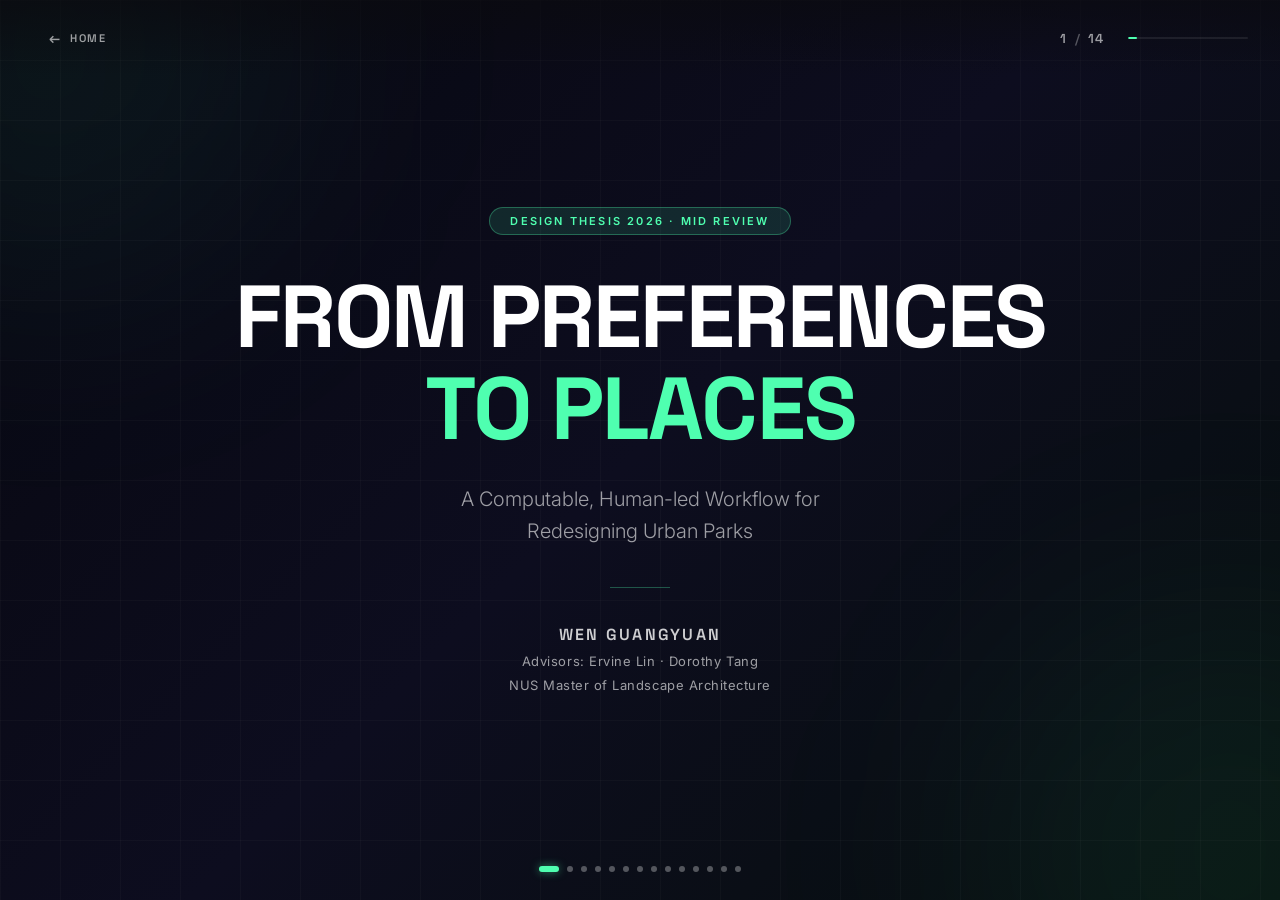
<file: Graduation thesis presentation/slides.html>
<!DOCTYPE html>
<html lang="en">
<head>
  <meta charset="UTF-8" />
  <meta name="viewport" content="width=device-width, initial-scale=1.0" />
  <title>Presentation — From Preferences to Places</title>
  <link rel="preconnect" href="https://fonts.googleapis.com" />
  <link rel="preconnect" href="https://fonts.gstatic.com" crossorigin />
  <link href="https://fonts.googleapis.com/css2?family=Space+Grotesk:wght@300;400;500;600;700&family=Inter:wght@300;400;500;600&display=swap" rel="stylesheet" />
  <link rel="stylesheet" href="css/slides.css" />
</head>
<body>

  <!-- UI Controls -->
  <div class="slide-ui">
    <a href="index.html" class="back-btn" title="Back to Home (ESC)">
      <span class="back-arrow">←</span>
      <span class="back-label">HOME</span>
    </a>
    <div class="slide-counter">
      <span id="current-num">1</span>
      <span class="counter-sep">/</span>
      <span id="total-num">14</span>
    </div>
    <div class="slide-progress-bar">
      <div class="progress-fill" id="progress-fill"></div>
    </div>
  </div>

  <!-- Mouse Navigation Zones -->
  <div class="nav-zone left" id="zone-left" title="Previous Slide">
    <div class="nav-icon" id="icon-left">‹</div>
  </div>
  <div class="nav-zone right" id="zone-right" title="Next Slide">
    <div class="nav-icon" id="icon-right">›</div>
  </div>

  <!-- Slide Deck -->
  <div class="slide-deck" id="slide-deck">

    <!-- Slide 1: Cover -->
    <div class="slide active" data-slide="1">
      <div class="slide-bg slide-bg-cover">
        <div class="bg-grid"></div>
        <div class="bg-glow glow-tl"></div>
        <div class="bg-glow glow-br"></div>
      </div>
      <div class="slide-content center">
        <div class="s-badge">Design Thesis 2026 · Mid Review</div>
        <h1 class="s-hero-title">
          <span>FROM PREFERENCES</span>
          <span class="s-accent">TO PLACES</span>
        </h1>
        <p class="s-hero-sub">A Computable, Human-led Workflow for<br />Redesigning Urban Parks</p>
        <div class="s-divider"></div>
        <div class="s-author-block">
          <div class="s-author-name">WEN GUANGYUAN</div>
          <div class="s-author-meta">Advisors: Ervine Lin · Dorothy Tang</div>
          <div class="s-author-meta">NUS Master of Landscape Architecture</div>
        </div>
      </div>
    </div>

    <!-- Slide 2: Opening Quote -->
    <div class="slide" data-slide="2">
      <div class="slide-bg">
        <div class="bg-grid"></div>
        <div class="bg-glow glow-center"></div>
      </div>
      <div class="slide-content center">
        <div class="s-label">THE QUESTION</div>
        <div class="s-quote-wrap">
          <div class="s-quote-mark">"</div>
          <blockquote class="s-quote">
            We do collaborative Word documents and Excel sheets...<br />
            landscape remains an isolated expert silo.<br /><br />
            <strong>Why can't we do a collaborative master plan?</strong>
          </blockquote>
        </div>
        <p class="s-quote-context">This question drives the entire research agenda —<br />and the platform built to answer it.</p>
      </div>
    </div>

    <!-- Slide 3: Tool Gap -->
    <div class="slide" data-slide="3">
      <div class="slide-bg">
        <div class="bg-grid"></div>
      </div>
      <div class="slide-content">
        <div class="s-label">PROBLEM STATEMENT</div>
        <h2 class="s-title">The Tool Gap in Design:<br /><span class="s-accent">Fragmentation vs. Unity</span></h2>
        <p class="s-lead">Shaping landscape architecture: the tools we use define what's possible.</p>
        <div class="s-two-col">
          <div class="s-card">
            <div class="s-card-icon">⬡</div>
            <h3>Isolated Islands</h3>
            <p>Office work is seamless — Docs, Sheets, Slides. Yet the master plan still lives in a single-user expert silo. The process is opaque, inaccessible, and unaccountable to those it affects most.</p>
          </div>
          <div class="s-card">
            <div class="s-card-icon">◎</div>
            <h3>Accessibility Gap</h3>
            <p>Professional CAD/BIM tools carry enormous technical barriers. There is no lightweight, browser-based way for the public or clients to meaningfully participate in landscape design conversations.</p>
          </div>
        </div>
      </div>
    </div>

    <!-- Slide 4: Remote Collaboration -->
    <div class="slide" data-slide="4">
      <div class="slide-bg">
        <div class="bg-grid"></div>
        <div class="bg-glow glow-tr"></div>
      </div>
      <div class="slide-content">
        <div class="s-label">THE SOLUTION</div>
        <h2 class="s-title">Remote Collaboration Platform:<br /><span class="s-accent">Universal Accessibility</span></h2>
        <p class="s-lead">A web interface designed for remote participants — no installation, just a link.</p>
        <div class="s-feature-list">
          <div class="s-feature-item">
            <div class="s-fi-num">01</div>
            <div class="s-fi-content">
              <h4>Zero-barrier Access</h4>
              <p>Join the design conversation from any device. No software to install. No training required. Just open the link and start placing assets on the site plan.</p>
            </div>
          </div>
          <div class="s-feature-item">
            <div class="s-fi-num">02</div>
            <div class="s-fi-content">
              <h4>Beyond a Whiteboard</h4>
              <p>Unlike Figma or Canva, this engine records standardized assets with geometric data. Every click is a structured coordinate ready for professional workflow integration.</p>
            </div>
          </div>
          <div class="s-feature-item">
            <div class="s-fi-num">03</div>
            <div class="s-fi-content">
              <h4>Professional Integration</h4>
              <p>The output seamlessly integrates into Rhino, BIM, and AutoCAD. Public participation becomes technically actionable — not just symbolic.</p>
            </div>
          </div>
        </div>
      </div>
    </div>

    <!-- Slide 5: Site Lab -->
    <div class="slide" data-slide="5">
      <div class="slide-bg">
        <div class="bg-grid"></div>
        <div class="bg-glow glow-bl"></div>
      </div>
      <div class="slide-content">
        <div class="s-label">SITE LABORATORY</div>
        <h2 class="s-title">Speaker's Corner —<br /><span class="s-accent">Hong Lim Park, Singapore</span></h2>
        <div class="s-site-grid">
          <div class="s-site-card">
            <div class="s-site-tag">Democratic Context</div>
            <p>Singapore's most symbolically democratic public space. If a park can be redesigned through a "Democratic Process," <strong>Hong Lim Park is the ultimate proving ground</strong>.</p>
            <div class="s-site-facts">
              <div class="s-fact">
                <span class="s-fact-icon">◐</span>
                Supports high-pressure needs: rallies, speeches, daily recreation
              </div>
              <div class="s-fact">
                <span class="s-fact-icon">◐</span>
                Key elements: Outdoor Stage, Central Lawn, Shaded Perimeters
              </div>
              <div class="s-fact">
                <span class="s-fact-icon">◐</span>
                Located adjacent to Clarke Quay MRT
              </div>
            </div>
          </div>
          <div class="s-site-card">
            <div class="s-site-tag">Research Hypothesis</div>
            <p>When we transform <strong>100 individual subjective preferences</strong> into geographical coordinate data (X, Y), the aggregated heatmap becomes a <strong>mathematical mandate</strong>.</p>
            <div class="s-site-facts">
              <div class="s-fact">
                <span class="s-fact-icon">◐</span>
                300 design sessions → 300 JSON files
              </div>
              <div class="s-fact">
                <span class="s-fact-icon">◐</span>
                Python aggregator → 1 consensus heatmap
              </div>
              <div class="s-fact">
                <span class="s-fact-icon">◐</span>
                Every dimension traceable to its source data
              </div>
            </div>
          </div>
        </div>
      </div>
    </div>

    <!-- Slide 6: Landscape Pro Interface -->
    <div class="slide" data-slide="6">
      <div class="slide-bg">
        <div class="bg-grid"></div>
        <div class="bg-glow glow-tl"></div>
        <div class="bg-glow glow-br"></div>
      </div>
      <div class="slide-content center">
        <div class="s-label">THE PLATFORM</div>
        <h2 class="s-title" style="text-align:center">
          <span class="s-accent" style="font-size:1.3em">LANDSCAPE PRO</span>
        </h2>
        <p class="s-hero-sub" style="max-width:560px;margin:0 auto 40px">A browser-based collaborative design platform that transforms public spatial preferences into computable landscape data.</p>
        <div class="s-platform-tags">
          <span class="s-ptag">Browser-based</span>
          <span class="s-ptag">Real-time Sync</span>
          <span class="s-ptag">JSON Export</span>
          <span class="s-ptag">BIM-Ready</span>
          <span class="s-ptag">Budget Tracking</span>
          <span class="s-ptag">Multi-template</span>
        </div>
        <div class="s-platform-link">
          <a href="https://landscape-configurator.vercel.app/" target="_blank" class="s-link-btn">
            Open Landscape Pro Interface →
          </a>
        </div>
      </div>
    </div>

    <!-- Slide 7: Structured Data Export -->
    <div class="slide" data-slide="7">
      <div class="slide-bg">
        <div class="bg-grid"></div>
      </div>
      <div class="slide-content">
        <div class="s-label">COMPUTABLE DIFFERENTIATOR</div>
        <h2 class="s-title">Structured Data Export:<br /><span class="s-accent">Every Click Has Coordinates</span></h2>
        <p class="s-lead">Each asset placement is captured as a structured coordinate set and instantly exportable as JSON for Rhino, BIM, and AutoCAD.</p>
        <div class="s-table-wrap">
          <table class="s-table">
            <thead>
              <tr>
                <th>Asset_ID</th>
                <th>Coord_X</th>
                <th>Coord_Y</th>
                <th>Area</th>
                <th>Rotation</th>
                <th>Cost</th>
              </tr>
            </thead>
            <tbody>
              <tr>
                <td class="td-id">TREE_S_04</td>
                <td>142.56</td>
                <td>88.91</td>
                <td>3m × 3m</td>
                <td>45°</td>
                <td class="td-cost">$450</td>
              </tr>
              <tr>
                <td class="td-id">SHRUBS_M_12</td>
                <td>144.10</td>
                <td>86.20</td>
                <td>1.8m × 1.8m</td>
                <td>12°</td>
                <td class="td-cost">$120</td>
              </tr>
              <tr>
                <td class="td-id">CENTRAL_HUB_A1</td>
                <td>210.55</td>
                <td>88.40</td>
                <td>—</td>
                <td>0°</td>
                <td class="td-cost">—</td>
              </tr>
              <tr>
                <td class="td-id">WATER_P1</td>
                <td>110.22</td>
                <td>75.40</td>
                <td>10m²</td>
                <td>—</td>
                <td class="td-cost">$3,804</td>
              </tr>
            </tbody>
          </table>
        </div>
        <div class="s-table-note">Every session generates a JSON file — making each participant's design technically actionable.</div>
      </div>
    </div>

    <!-- Slide 8: Data Flow -->
    <div class="slide" data-slide="8">
      <div class="slide-bg">
        <div class="bg-grid"></div>
        <div class="bg-glow glow-center"></div>
      </div>
      <div class="slide-content">
        <div class="s-label">THE METHODOLOGY</div>
        <h2 class="s-title">Data Flow:<br /><span class="s-accent">Preference to Places</span></h2>
        <div class="s-flow">
          <div class="s-flow-step">
            <div class="s-flow-num">01</div>
            <div class="s-flow-body">
              <h4>HARVEST</h4>
              <p>Individual sessions recorded as technical coordinate lists</p>
            </div>
          </div>
          <div class="s-flow-arrow">→</div>
          <div class="s-flow-step">
            <div class="s-flow-num">02</div>
            <div class="s-flow-body">
              <h4>EXPORT</h4>
              <p>300 design layouts → 300 JSON files</p>
            </div>
          </div>
          <div class="s-flow-arrow">→</div>
          <div class="s-flow-step">
            <div class="s-flow-num">03</div>
            <div class="s-flow-body">
              <h4>AGGREGATE</h4>
              <p>Python script merges data and calculates spatial density</p>
            </div>
          </div>
          <div class="s-flow-arrow">→</div>
          <div class="s-flow-step">
            <div class="s-flow-num">04</div>
            <div class="s-flow-body">
              <h4>TRANSLATE</h4>
              <p>Consensus reveals the most "democratic" layout as heatmap</p>
            </div>
          </div>
        </div>
        <div class="s-scale-note">
          <span class="s-scale-num">300</span>
          <span class="s-scale-sep">→</span>
          <span class="s-scale-num">300</span>
          <span class="s-scale-label">JSON Files</span>
          <span class="s-scale-sep">→</span>
          <span class="s-scale-label">Python Aggregator</span>
          <span class="s-scale-sep">→</span>
          <span class="s-scale-num">1</span>
          <span class="s-scale-label">Consensus Heatmap</span>
        </div>
      </div>
    </div>

    <!-- Slide 9: Logic Bridge -->
    <div class="slide" data-slide="9">
      <div class="slide-bg">
        <div class="bg-grid"></div>
        <div class="bg-glow glow-tr"></div>
      </div>
      <div class="slide-content">
        <div class="s-label">THE LOGIC BRIDGE</div>
        <h2 class="s-title">Translating Preference to Rules:<br /><span class="s-accent">IF-THEN Design Logic</span></h2>
        <p class="s-lead">Public spatial patterns are converted into CAD-exportable design rules. Every dimension in the final plan is mathematically mandated.</p>
        <div class="s-code-block">
          <div class="s-code-header">
            <span class="s-dot red"></span>
            <span class="s-dot yellow"></span>
            <span class="s-dot green"></span>
            <span class="s-code-title">design_rules.json</span>
          </div>
          <pre class="s-code">IF (User_Dwell_Density > 0.8)
   AND (Solar_Radiation > 400W)
THEN [Add_Canopy_Radius = 6m]

<span class="s-comment">// Path width, bench spacing, canopy radius</span>
<span class="s-comment">// — each dimension is linked to a Rule ID</span>
<span class="s-comment">// — each Rule ID backed by the JSON dataset</span></pre>
        </div>
        <div class="s-audit-note">
          <div class="s-audit-icon">◈</div>
          <div>
            <strong>Full Auditability:</strong> The evidence chain runs from raw preference data → spatial density map → IF-THEN rule → final dimension in the CAD file.
          </div>
        </div>
      </div>
    </div>

    <!-- Slide 10: Limitations -->
    <div class="slide" data-slide="10">
      <div class="slide-bg">
        <div class="bg-grid"></div>
      </div>
      <div class="slide-content">
        <div class="s-label">HONEST ASSESSMENT</div>
        <h2 class="s-title">Limitations &amp;<br /><span class="s-accent">Mitigation Strategies</span></h2>
        <p class="s-lead">Every methodology has blind spots. Here's how this research addresses them.</p>
        <div class="s-limit-table">
          <div class="s-limit-row header">
            <div class="s-limit-problem">Challenge</div>
            <div class="s-limit-arrow"></div>
            <div class="s-limit-solution">Mitigation</div>
          </div>
          <div class="s-limit-row">
            <div class="s-limit-problem">
              <div class="s-limit-tag">Sampling Bias</div>
              <p>Online tools may exclude elderly users and those without digital access</p>
            </div>
            <div class="s-limit-arrow">→</div>
            <div class="s-limit-solution">
              <p>Deploy physical tablets on-site to capture in-person participants alongside the digital cohort</p>
            </div>
          </div>
          <div class="s-limit-row">
            <div class="s-limit-problem">
              <div class="s-limit-tag">Nonsensical Inputs</div>
              <p>Users may place elements randomly, generating data that doesn't reflect genuine preference</p>
            </div>
            <div class="s-limit-arrow">→</div>
            <div class="s-limit-solution">
              <p>AI-assisted outlier detection filters sessions that deviate significantly from all spatial logic</p>
            </div>
          </div>
          <div class="s-limit-row">
            <div class="s-limit-problem">
              <div class="s-limit-tag">Technical Constraints</div>
              <p>IF-THEN rule logic may inadvertently suppress creative or unconventional design solutions</p>
            </div>
            <div class="s-limit-arrow">→</div>
            <div class="s-limit-solution">
              <p>Future versions will include a "Free Draw" mode to allow unconstrained input alongside the structured workflow</p>
            </div>
          </div>
        </div>
      </div>
    </div>

    <!-- Slide 11: Future Development -->
    <div class="slide" data-slide="11">
      <div class="slide-bg">
        <div class="bg-grid"></div>
        <div class="bg-glow glow-tl"></div>
        <div class="bg-glow glow-br"></div>
      </div>
      <div class="slide-content">
        <div class="s-label">FUTURE DEVELOPMENT</div>
        <h2 class="s-title">Scaling Beyond<br /><span class="s-accent">Hong Lim Park</span></h2>
        <p class="s-lead">Hong Lim Park is just the pilot study. The vision: expand this human-led workflow to Singapore's entire green network.</p>
        <div class="s-vision-block">
          <div class="s-vision-stat">
            <div class="s-vstat-num">6M</div>
            <div class="s-vstat-label">Planners — every Singapore resident continuously engaged in collaborative design</div>
          </div>
          <div class="s-vision-parks">
            <div class="s-vpark">Fort Canning Park</div>
            <span class="s-vpark-sep">·</span>
            <div class="s-vpark">Marina Bay</div>
            <span class="s-vpark-sep">·</span>
            <div class="s-vpark">Bishan-Ang Mo Kio</div>
            <span class="s-vpark-sep">·</span>
            <div class="s-vpark">East Coast Park</div>
          </div>
          <p class="s-vision-desc">Imagine a city where the entire green network is continuously re-imagined by the people who use it — with every decision traceable, auditable, and professionally executable.</p>
        </div>
      </div>
    </div>

    <!-- Slide 12: Expert Extension -->
    <div class="slide" data-slide="12">
      <div class="slide-bg">
        <div class="bg-grid"></div>
      </div>
      <div class="slide-content">
        <div class="s-label">NEXT STEPS</div>
        <h2 class="s-title">The Expert Extension:<br /><span class="s-accent">Professional-Grade Engine</span></h2>
        <p class="s-lead">Upgrading from a preference prototype to a full collaborative urbanism platform.</p>
        <div class="s-expert-grid">
          <div class="s-expert-card">
            <div class="s-expert-icon">🌿</div>
            <h4>Botany Module</h4>
            <p>Species growth metrics and biodiversity selection. Integrate ecological performance data into every design decision.</p>
          </div>
          <div class="s-expert-card">
            <div class="s-expert-icon">⚖️</div>
            <h4>Policy Engine</h4>
            <p>Real-time GNPR (Green Plot Ratio) and LRR compliance tracking. Every submission meets regulatory standards automatically.</p>
          </div>
          <div class="s-expert-card">
            <div class="s-expert-icon">📊</div>
            <h4>Economics Layer</h4>
            <p>Automated cost estimation and full lifecycle maintenance cost analysis. Transparent economic impact of every design choice.</p>
          </div>
          <div class="s-expert-card">
            <div class="s-expert-icon">🔗</div>
            <h4>BIM Integration</h4>
            <p>Direct live connection to BIM / Rhino-Inside. Close the loop between public preference and professional construction documentation.</p>
          </div>
        </div>
      </div>
    </div>

    <!-- Slide 13: Mismatch Analysis -->
    <div class="slide" data-slide="13">
      <div class="slide-bg">
        <div class="bg-grid"></div>
        <div class="bg-glow glow-center"></div>
      </div>
      <div class="slide-content">
        <div class="s-label">APPLICATION</div>
        <h2 class="s-title">Mismatch Analysis:<br /><span class="s-accent">Expert Intent vs. User Intuition</span></h2>
        <p class="s-lead">The most powerful use of this data: visualizing where expert design and public preference diverge.</p>
        <div class="s-mismatch-grid">
          <div class="s-mismatch-card expert">
            <div class="s-mm-tag">Group A — Expert</div>
            <h4>Landscape Architects</h4>
            <p>Follow standard environmental metrics and aesthetic conventions. Designs prioritise solar access, circulation efficiency, and professional standards.</p>
            <div class="s-mm-icon">⬡</div>
          </div>
          <div class="s-mismatch-vs">
            <div class="s-vs-circle">VS</div>
            <div class="s-vs-arrow">↕</div>
            <div class="s-vs-label">Heatmap<br />Divergence</div>
          </div>
          <div class="s-mismatch-card public">
            <div class="s-mm-tag">Group B — Public</div>
            <h4>Local Residents &amp; Visitors</h4>
            <p>Rely on spatial intuition and lived experience. Designs reveal actual dwell patterns, shade-seeking behaviour, and informal gathering tendencies.</p>
            <div class="s-mm-icon">◎</div>
          </div>
        </div>
        <div class="s-mismatch-result">
          The heatmap mathematically identifies mismatches in shade provision and dwell location — making design accountability <strong>quantifiable</strong>.
        </div>
      </div>
    </div>

    <!-- Slide 14: Conclusion -->
    <div class="slide" data-slide="14">
      <div class="slide-bg slide-bg-end">
        <div class="bg-grid"></div>
        <div class="bg-glow glow-tl"></div>
        <div class="bg-glow glow-br"></div>
        <div class="bg-glow glow-center"></div>
      </div>
      <div class="slide-content center">
        <div class="s-label">CONCLUSION</div>
        <h2 class="s-title" style="text-align:center;max-width:700px;margin:0 auto 40px">
          Towards a<br /><span class="s-accent">Collaborative Dialogue</span>
        </h2>
        <p style="font-size:18px;color:rgba(255,255,255,0.7);text-align:center;max-width:600px;margin:0 auto 56px;line-height:1.7">
          Transforming landscape architecture from an opaque expert process into an auditable, human-led collaborative workflow.
        </p>
        <div class="s-pillars">
          <div class="s-pillar">
            <div class="s-pillar-icon">◈</div>
            <h4>HUMAN</h4>
            <p>Human-led choices at every step</p>
          </div>
          <div class="s-pillar featured">
            <div class="s-pillar-glow"></div>
            <div class="s-pillar-icon">⬡</div>
            <h4>DEMOCRATIC</h4>
            <p>Traceable public agency</p>
          </div>
          <div class="s-pillar">
            <div class="s-pillar-icon">◎</div>
            <h4>COMPUTABLE</h4>
            <p>Seamless data export</p>
          </div>
        </div>
        <div class="s-final-line">THANK YOU FOR YOUR ATTENTION</div>
        <div class="s-cta-row">
          <a href="https://landscape-configurator.vercel.app/" target="_blank" class="s-link-btn">
            Open Landscape Pro Interface →
          </a>
          <a href="index.html" class="s-link-btn-ghost">
            ← Return to Home
          </a>
        </div>
      </div>
    </div>

  </div><!-- end slide-deck -->

  <!-- Slide Thumbnails (dot nav) -->
  <div class="dot-nav" id="dot-nav"></div>

  <script src="js/slides.js"></script>
</body>
</html>
</file>
<file: Graduation thesis presentation/css/slides.css>
/* ========================================
   FROM PREFERENCES TO PLACES
   Slides stylesheet
   ======================================== */

:root {
  --bg: #0a0a0f;
  --bg-2: #0f0f18;
  --accent: #4fffb0;
  --accent-dim: rgba(79, 255, 176, 0.12);
  --accent-border: rgba(79, 255, 176, 0.3);
  --white: #ffffff;
  --white-80: rgba(255, 255, 255, 0.8);
  --white-60: rgba(255, 255, 255, 0.6);
  --white-30: rgba(255, 255, 255, 0.3);
  --white-10: rgba(255, 255, 255, 0.08);
  --white-5: rgba(255, 255, 255, 0.04);
  --font-head: 'Space Grotesk', sans-serif;
  --font-body: 'Inter', sans-serif;
  --radius: 12px;
  --radius-lg: 18px;
  --transition: 0.3s cubic-bezier(0.4, 0, 0.2, 1);
}

*, *::before, *::after {
  margin: 0;
  padding: 0;
  box-sizing: border-box;
}

html, body {
  width: 100%;
  height: 100%;
  overflow: hidden;
  background: var(--bg);
  color: var(--white);
  font-family: var(--font-body);
  user-select: none;
}

/* ========================================
   SLIDE UI CONTROLS
   ======================================== */
.slide-ui {
  position: fixed;
  top: 0;
  left: 0;
  right: 0;
  z-index: 100;
  display: flex;
  align-items: center;
  padding: 20px 32px;
  background: linear-gradient(to bottom, rgba(10,10,15,0.7) 0%, transparent 100%);
  pointer-events: none;
}

.back-btn {
  display: flex;
  align-items: center;
  gap: 8px;
  pointer-events: all;
  color: var(--white-60);
  text-decoration: none;
  font-family: var(--font-head);
  font-size: 11px;
  font-weight: 600;
  letter-spacing: 0.16em;
  text-transform: uppercase;
  transition: color var(--transition);
  padding: 8px 16px;
  border-radius: 100px;
  border: 1px solid transparent;
}

.back-btn:hover {
  color: var(--white);
  border-color: var(--white-10);
  background: var(--white-5);
}

.back-arrow {
  font-size: 14px;
  transition: transform var(--transition);
}

.back-btn:hover .back-arrow {
  transform: translateX(-3px);
}

.slide-counter {
  margin-left: auto;
  font-family: var(--font-head);
  font-size: 13px;
  font-weight: 600;
  color: var(--white-60);
  letter-spacing: 0.06em;
  margin-right: 24px;
  pointer-events: none;
}

.counter-sep {
  margin: 0 4px;
  color: var(--white-30);
}

.slide-progress-bar {
  width: 120px;
  height: 2px;
  background: var(--white-10);
  border-radius: 2px;
  overflow: hidden;
}

.progress-fill {
  height: 100%;
  background: var(--accent);
  border-radius: 2px;
  transition: width 0.5s cubic-bezier(0.4, 0, 0.2, 1);
}

/* ========================================
   NAVIGATION ZONES
   ======================================== */
.nav-zone {
  position: fixed;
  top: 0;
  bottom: 0;
  width: 80px;
  z-index: 50;
  display: flex;
  align-items: center;
  pointer-events: none;
}

.nav-zone.left {
  left: 0;
  justify-content: flex-start;
  padding-left: 24px;
}

.nav-zone.right {
  right: 0;
  justify-content: flex-end;
  padding-right: 24px;
}

.nav-icon {
  font-size: 64px;
  color: var(--accent);
  opacity: 0;
  transform: scale(0.7);
  transition: opacity 0.2s ease, transform 0.2s ease;
  font-family: var(--font-head);
  font-weight: 300;
  line-height: 1;
  text-shadow: 0 0 40px rgba(79, 255, 176, 0.6);
  pointer-events: none;
}

.nav-zone.show .nav-icon {
  opacity: 1;
  transform: scale(1);
}

/* ========================================
   DOT NAVIGATION
   ======================================== */
.dot-nav {
  position: fixed;
  bottom: 28px;
  left: 50%;
  transform: translateX(-50%);
  display: flex;
  gap: 8px;
  z-index: 100;
  pointer-events: none;
}

.dot {
  width: 6px;
  height: 6px;
  border-radius: 50%;
  background: var(--white-30);
  transition: all 0.3s ease;
  pointer-events: all;
  cursor: pointer;
}

.dot.active {
  background: var(--accent);
  width: 20px;
  border-radius: 3px;
  box-shadow: 0 0 8px rgba(79, 255, 176, 0.5);
}

/* ========================================
   SLIDE DECK & SLIDES
   ======================================== */
.slide-deck {
  position: fixed;
  inset: 0;
  pointer-events: none;
}

.slide {
  position: absolute;
  inset: 0;
  display: flex;
  align-items: center;
  justify-content: center;
  opacity: 0;
  transform: translateX(60px);
  transition: opacity 0.55s cubic-bezier(0.4, 0, 0.2, 1),
              transform 0.55s cubic-bezier(0.4, 0, 0.2, 1);
  pointer-events: none;
  overflow: hidden;
}

.slide.active {
  opacity: 1;
  transform: translateX(0);
  pointer-events: all;
  z-index: 2;
}

.slide.exit-left {
  opacity: 0;
  transform: translateX(-60px);
  z-index: 1;
}

/* ========================================
   SLIDE BACKGROUNDS
   ======================================== */
.slide-bg {
  position: absolute;
  inset: 0;
  background: var(--bg);
  z-index: 0;
}

.slide-bg-cover {
  background: linear-gradient(135deg, #07070f 0%, #0d0d1f 50%, #070f0d 100%);
}

.slide-bg-end {
  background: linear-gradient(135deg, #07070f 0%, #0a150f 50%, #07070f 100%);
}

.bg-grid {
  position: absolute;
  inset: 0;
  background-image: 
    linear-gradient(rgba(255,255,255,0.025) 1px, transparent 1px),
    linear-gradient(90deg, rgba(255,255,255,0.025) 1px, transparent 1px);
  background-size: 60px 60px;
}

.bg-glow {
  position: absolute;
  width: 500px;
  height: 500px;
  border-radius: 50%;
  filter: blur(120px);
  pointer-events: none;
}

.glow-tl {
  top: -200px;
  left: -200px;
  background: rgba(79, 255, 176, 0.06);
}

.glow-br {
  bottom: -200px;
  right: -200px;
  background: rgba(79, 255, 176, 0.06);
}

.glow-tr {
  top: -200px;
  right: -200px;
  background: rgba(79, 255, 176, 0.06);
}

.glow-bl {
  bottom: -200px;
  left: -200px;
  background: rgba(79, 255, 176, 0.06);
}

.glow-center {
  top: 50%;
  left: 50%;
  transform: translate(-50%, -50%);
  background: rgba(79, 255, 176, 0.04);
  width: 700px;
  height: 700px;
}

/* ========================================
   SLIDE CONTENT
   ======================================== */
.slide-content {
  position: relative;
  z-index: 1;
  width: 100%;
  max-width: 1100px;
  padding: 80px 80px 80px;
  overflow-y: auto;
  max-height: 100vh;
}

.slide-content.center {
  display: flex;
  flex-direction: column;
  align-items: center;
  text-align: center;
  justify-content: center;
  min-height: 100vh;
}

/* Slide label */
.s-label {
  font-size: 10px;
  font-weight: 700;
  letter-spacing: 0.24em;
  text-transform: uppercase;
  color: var(--accent);
  margin-bottom: 16px;
}

/* Slide titles */
.s-title {
  font-family: var(--font-head);
  font-size: clamp(28px, 3.5vw, 48px);
  font-weight: 700;
  line-height: 1.1;
  letter-spacing: -0.02em;
  margin-bottom: 28px;
}

.s-accent {
  color: var(--accent);
}

.s-lead {
  font-size: 16px;
  color: var(--white-60);
  line-height: 1.7;
  margin-bottom: 36px;
  max-width: 660px;
}

/* ========================================
   SLIDE 1 — COVER
   ======================================== */
.s-badge {
  display: inline-block;
  font-size: 11px;
  font-weight: 600;
  letter-spacing: 0.2em;
  text-transform: uppercase;
  color: var(--accent);
  border: 1px solid var(--accent-border);
  background: var(--accent-dim);
  padding: 6px 20px;
  border-radius: 100px;
  margin-bottom: 36px;
}

.s-hero-title {
  font-family: var(--font-head);
  font-size: clamp(48px, 7vw, 88px);
  font-weight: 700;
  line-height: 1.05;
  letter-spacing: -0.02em;
  display: flex;
  flex-direction: column;
  align-items: center;
  margin-bottom: 28px;
}

.s-hero-sub {
  font-size: clamp(16px, 2vw, 20px);
  color: var(--white-60);
  line-height: 1.6;
  margin-bottom: 40px;
  font-weight: 300;
}

.s-divider {
  width: 60px;
  height: 1px;
  background: var(--accent-border);
  margin: 0 auto 36px;
}

.s-author-block {
  display: flex;
  flex-direction: column;
  gap: 8px;
}

.s-author-name {
  font-family: var(--font-head);
  font-size: 16px;
  font-weight: 600;
  letter-spacing: 0.14em;
  color: var(--white-80);
}

.s-author-meta {
  font-size: 13px;
  color: var(--white-60);
  letter-spacing: 0.04em;
}

/* ========================================
   SLIDE 2 — QUOTE
   ======================================== */
.s-quote-wrap {
  position: relative;
  max-width: 760px;
  padding: 40px 60px;
  margin: 0 auto 32px;
}

.s-quote-mark {
  font-family: Georgia, serif;
  font-size: 120px;
  line-height: 0;
  vertical-align: -0.4em;
  color: var(--accent);
  opacity: 0.3;
  position: absolute;
  left: 0;
  top: 60px;
}

.s-quote {
  font-family: var(--font-head);
  font-size: clamp(18px, 2.5vw, 26px);
  font-weight: 300;
  line-height: 1.7;
  color: var(--white-80);
  list-style: none;
}

.s-quote strong {
  color: var(--white);
  font-weight: 700;
  font-size: 1.1em;
}

.s-quote-context {
  font-size: 14px;
  color: var(--white-30);
  letter-spacing: 0.04em;
  line-height: 1.6;
}

/* ========================================
   SLIDE 3 — TWO COL CARDS
   ======================================== */
.s-two-col {
  display: grid;
  grid-template-columns: 1fr 1fr;
  gap: 20px;
}

.s-card {
  background: var(--white-5);
  border: 1px solid var(--white-10);
  border-radius: var(--radius-lg);
  padding: 32px 28px;
  transition: border-color 0.3s ease;
}

.s-card:hover {
  border-color: var(--accent-border);
  background: var(--accent-dim);
}

.s-card-icon {
  font-size: 24px;
  color: var(--accent);
  margin-bottom: 16px;
}

.s-card h3 {
  font-family: var(--font-head);
  font-size: 18px;
  font-weight: 600;
  margin-bottom: 12px;
}

.s-card p {
  font-size: 14px;
  color: var(--white-60);
  line-height: 1.7;
}

/* ========================================
   SLIDE 4 — FEATURE LIST
   ======================================== */
.s-feature-list {
  display: flex;
  flex-direction: column;
  gap: 16px;
}

.s-feature-item {
  display: flex;
  gap: 24px;
  align-items: flex-start;
  background: var(--white-5);
  border: 1px solid var(--white-10);
  border-radius: var(--radius);
  padding: 24px 28px;
  transition: border-color 0.3s;
}

.s-feature-item:hover {
  border-color: var(--accent-border);
}

.s-fi-num {
  font-family: var(--font-head);
  font-size: 11px;
  font-weight: 700;
  letter-spacing: 0.18em;
  color: var(--accent);
  flex-shrink: 0;
  padding-top: 2px;
  min-width: 28px;
}

.s-fi-content h4 {
  font-family: var(--font-head);
  font-size: 16px;
  font-weight: 600;
  margin-bottom: 8px;
}

.s-fi-content p {
  font-size: 14px;
  color: var(--white-60);
  line-height: 1.65;
}

/* ========================================
   SLIDE 5 — SITE GRID
   ======================================== */
.s-site-grid {
  display: grid;
  grid-template-columns: 1fr 1fr;
  gap: 20px;
}

.s-site-card {
  background: var(--white-5);
  border: 1px solid var(--white-10);
  border-radius: var(--radius-lg);
  padding: 28px;
}

.s-site-tag {
  display: inline-block;
  font-size: 10px;
  font-weight: 700;
  letter-spacing: 0.18em;
  text-transform: uppercase;
  color: var(--accent);
  border: 1px solid var(--accent-border);
  background: var(--accent-dim);
  padding: 4px 14px;
  border-radius: 100px;
  margin-bottom: 16px;
}

.s-site-card p {
  font-size: 14px;
  color: var(--white-60);
  line-height: 1.7;
  margin-bottom: 20px;
}

.s-site-card strong {
  color: var(--white);
}

.s-site-facts {
  display: flex;
  flex-direction: column;
  gap: 8px;
}

.s-fact {
  display: flex;
  gap: 10px;
  font-size: 13px;
  color: var(--white-60);
  align-items: flex-start;
  line-height: 1.5;
}

.s-fact-icon {
  color: var(--accent);
  font-size: 10px;
  flex-shrink: 0;
  padding-top: 3px;
}

/* ========================================
   SLIDE 6 — PLATFORM TAGS
   ======================================== */
.s-platform-tags {
  display: flex;
  flex-wrap: wrap;
  gap: 10px;
  justify-content: center;
  margin-bottom: 40px;
}

.s-ptag {
  font-size: 12px;
  font-weight: 600;
  letter-spacing: 0.1em;
  color: var(--accent);
  border: 1px solid var(--accent-border);
  background: var(--accent-dim);
  padding: 6px 18px;
  border-radius: 100px;
}

.s-platform-link {
  margin-top: 8px;
}

.s-link-btn {
  display: inline-flex;
  align-items: center;
  gap: 8px;
  background: var(--accent);
  color: #0a0a0f;
  font-family: var(--font-head);
  font-size: 14px;
  font-weight: 700;
  padding: 14px 32px;
  border-radius: 100px;
  text-decoration: none;
  transition: all 0.3s ease;
}

.s-link-btn:hover {
  background: #6fffc4;
  transform: translateY(-2px);
  box-shadow: 0 8px 32px rgba(79, 255, 176, 0.4);
}

.s-link-btn-ghost {
  display: inline-flex;
  align-items: center;
  gap: 8px;
  background: transparent;
  color: var(--white-60);
  font-family: var(--font-head);
  font-size: 14px;
  font-weight: 600;
  padding: 14px 32px;
  border-radius: 100px;
  text-decoration: none;
  border: 1px solid var(--white-10);
  transition: all 0.3s ease;
}

.s-link-btn-ghost:hover {
  color: var(--white);
  border-color: var(--white-30);
}

/* ========================================
   SLIDE 7 — TABLE
   ======================================== */
.s-table-wrap {
  overflow-x: auto;
  border-radius: var(--radius);
  border: 1px solid var(--white-10);
  margin-bottom: 16px;
}

.s-table {
  width: 100%;
  border-collapse: collapse;
  font-size: 13px;
}

.s-table thead tr {
  background: var(--white-5);
  border-bottom: 1px solid var(--white-10);
}

.s-table th {
  padding: 12px 18px;
  text-align: left;
  font-family: var(--font-head);
  font-size: 10px;
  font-weight: 700;
  letter-spacing: 0.16em;
  text-transform: uppercase;
  color: var(--accent);
}

.s-table td {
  padding: 13px 18px;
  border-bottom: 1px solid var(--white-10);
  color: var(--white-60);
  font-family: 'Courier New', monospace;
}

.s-table tbody tr:last-child td {
  border-bottom: none;
}

.s-table tbody tr:hover td {
  background: var(--white-5);
  color: var(--white-80);
}

.td-id {
  color: var(--accent) !important;
  font-weight: 600;
}

.td-cost {
  color: var(--white) !important;
  font-weight: 600;
}

.s-table-note {
  font-size: 12px;
  color: var(--white-30);
  letter-spacing: 0.04em;
}

/* ========================================
   SLIDE 8 — FLOW
   ======================================== */
.s-flow {
  display: flex;
  align-items: stretch;
  gap: 0;
  margin-bottom: 36px;
  flex-wrap: wrap;
}

.s-flow-step {
  flex: 1;
  min-width: 160px;
  background: var(--white-5);
  border: 1px solid var(--white-10);
  border-radius: var(--radius-lg);
  padding: 24px 20px;
  transition: 0.3s;
}

.s-flow-step:hover {
  border-color: var(--accent-border);
  background: var(--accent-dim);
}

.s-flow-arrow {
  display: flex;
  align-items: center;
  padding: 0 10px;
  color: var(--accent);
  font-size: 18px;
  opacity: 0.4;
  flex-shrink: 0;
}

.s-flow-num {
  font-family: var(--font-head);
  font-size: 10px;
  font-weight: 700;
  letter-spacing: 0.18em;
  color: var(--accent);
  margin-bottom: 12px;
}

.s-flow-body h4 {
  font-family: var(--font-head);
  font-size: 14px;
  font-weight: 700;
  letter-spacing: 0.06em;
  margin-bottom: 8px;
}

.s-flow-body p {
  font-size: 12px;
  color: var(--white-60);
  line-height: 1.6;
}

.s-scale-note {
  display: flex;
  align-items: center;
  gap: 14px;
  background: var(--white-5);
  border: 1px solid var(--white-10);
  border-radius: var(--radius);
  padding: 16px 28px;
  flex-wrap: wrap;
}

.s-scale-num {
  font-family: var(--font-head);
  font-size: 24px;
  font-weight: 700;
  color: var(--accent);
}

.s-scale-sep {
  color: var(--accent);
  font-size: 18px;
  opacity: 0.4;
}

.s-scale-label {
  font-size: 13px;
  color: var(--white-60);
}

/* ========================================
   SLIDE 9 — CODE BLOCK
   ======================================== */
.s-code-block {
  background: #080810;
  border: 1px solid var(--white-10);
  border-radius: var(--radius-lg);
  overflow: hidden;
  margin-bottom: 24px;
  max-width: 680px;
}

.s-code-header {
  display: flex;
  align-items: center;
  gap: 6px;
  padding: 12px 20px;
  background: var(--white-5);
  border-bottom: 1px solid var(--white-10);
}

.s-dot {
  width: 10px;
  height: 10px;
  border-radius: 50%;
  display: inline-block;
}

.s-dot.red { background: #ff5f57; }
.s-dot.yellow { background: #ffbd2e; }
.s-dot.green { background: #28c840; }

.s-code-title {
  margin-left: 8px;
  font-size: 12px;
  color: var(--white-30);
  font-family: 'Courier New', monospace;
}

.s-code {
  padding: 24px;
  font-family: 'Courier New', monospace;
  font-size: 14px;
  line-height: 2;
  color: #e8e8e8;
  overflow-x: auto;
  white-space: pre;
}

.s-comment {
  color: #4a7a5e;
}

.s-audit-note {
  display: flex;
  gap: 16px;
  align-items: flex-start;
  background: var(--accent-dim);
  border: 1px solid var(--accent-border);
  border-radius: var(--radius);
  padding: 16px 20px;
  font-size: 14px;
  color: var(--white-60);
  line-height: 1.6;
}

.s-audit-icon {
  font-size: 20px;
  color: var(--accent);
  flex-shrink: 0;
}

.s-audit-note strong {
  color: var(--white);
}

/* ========================================
   SLIDE 10 — LIMITATIONS TABLE
   ======================================== */
.s-limit-table {
  display: flex;
  flex-direction: column;
  gap: 12px;
}

.s-limit-row {
  display: grid;
  grid-template-columns: 1fr 40px 1fr;
  gap: 0;
  align-items: center;
}

.s-limit-row.header {
  font-family: var(--font-head);
  font-size: 10px;
  font-weight: 700;
  letter-spacing: 0.2em;
  text-transform: uppercase;
  color: var(--white-30);
  padding: 0 20px;
  margin-bottom: 4px;
}

.s-limit-row.header .s-limit-problem,
.s-limit-row.header .s-limit-solution {
  padding: 0;
  background: none;
  border: none;
}

.s-limit-problem,
.s-limit-solution {
  background: var(--white-5);
  border: 1px solid var(--white-10);
  border-radius: var(--radius);
  padding: 18px 22px;
  font-size: 13px;
  color: var(--white-60);
  line-height: 1.65;
}

.s-limit-problem {
  border-radius: var(--radius) 0 0 var(--radius);
}

.s-limit-solution {
  border-radius: 0 var(--radius) var(--radius) 0;
  border-left: none;
}

.s-limit-tag {
  display: inline-block;
  font-size: 9px;
  font-weight: 700;
  letter-spacing: 0.14em;
  text-transform: uppercase;
  color: #ff7b7b;
  border: 1px solid rgba(255, 123, 123, 0.3);
  background: rgba(255, 123, 123, 0.1);
  padding: 2px 10px;
  border-radius: 100px;
  margin-bottom: 8px;
  display: block;
}

.s-limit-arrow {
  display: flex;
  justify-content: center;
  color: var(--accent);
  font-size: 16px;
  opacity: 0.4;
}

/* ========================================
   SLIDE 11 — VISION
   ======================================== */
.s-vision-block {
  background: var(--white-5);
  border: 1px solid var(--white-10);
  border-radius: var(--radius-lg);
  padding: 40px;
  max-width: 760px;
}

.s-vision-stat {
  display: flex;
  align-items: baseline;
  gap: 20px;
  margin-bottom: 28px;
}

.s-vstat-num {
  font-family: var(--font-head);
  font-size: 72px;
  font-weight: 700;
  color: var(--accent);
  line-height: 1;
}

.s-vstat-label {
  font-size: 15px;
  color: var(--white-60);
  line-height: 1.5;
  max-width: 360px;
}

.s-vision-parks {
  display: flex;
  align-items: center;
  gap: 12px;
  flex-wrap: wrap;
  margin-bottom: 24px;
}

.s-vpark {
  font-family: var(--font-head);
  font-size: 13px;
  font-weight: 600;
  color: var(--accent);
  letter-spacing: 0.04em;
}

.s-vpark-sep {
  color: var(--white-30);
}

.s-vision-desc {
  font-size: 14px;
  color: var(--white-60);
  line-height: 1.75;
}

/* ========================================
   SLIDE 12 — EXPERT GRID
   ======================================== */
.s-expert-grid {
  display: grid;
  grid-template-columns: repeat(4, 1fr);
  gap: 16px;
}

.s-expert-card {
  background: var(--white-5);
  border: 1px solid var(--white-10);
  border-radius: var(--radius);
  padding: 24px 18px;
  transition: 0.3s;
}

.s-expert-card:hover {
  border-color: var(--accent-border);
  transform: translateY(-4px);
}

.s-expert-icon {
  font-size: 24px;
  margin-bottom: 14px;
}

.s-expert-card h4 {
  font-family: var(--font-head);
  font-size: 14px;
  font-weight: 600;
  margin-bottom: 10px;
}

.s-expert-card p {
  font-size: 12px;
  color: var(--white-60);
  line-height: 1.65;
}

/* ========================================
   SLIDE 13 — MISMATCH
   ======================================== */
.s-mismatch-grid {
  display: grid;
  grid-template-columns: 1fr auto 1fr;
  gap: 0;
  align-items: center;
  margin-bottom: 24px;
}

.s-mismatch-card {
  background: var(--white-5);
  border: 1px solid var(--white-10);
  border-radius: var(--radius-lg);
  padding: 28px 24px;
  position: relative;
}

.s-mismatch-card.expert {
  border-color: rgba(100, 180, 255, 0.2);
  background: rgba(100, 180, 255, 0.04);
}

.s-mismatch-card.public {
  border-color: rgba(79, 255, 176, 0.2);
  background: var(--accent-dim);
}

.s-mm-tag {
  font-size: 9px;
  font-weight: 700;
  letter-spacing: 0.18em;
  text-transform: uppercase;
  color: var(--white-60);
  margin-bottom: 12px;
}

.s-mismatch-card h4 {
  font-family: var(--font-head);
  font-size: 16px;
  font-weight: 600;
  margin-bottom: 10px;
}

.s-mismatch-card p {
  font-size: 13px;
  color: var(--white-60);
  line-height: 1.65;
  margin-bottom: 16px;
}

.s-mm-icon {
  font-size: 28px;
  color: var(--accent);
  opacity: 0.5;
}

.s-mismatch-vs {
  display: flex;
  flex-direction: column;
  align-items: center;
  gap: 8px;
  padding: 0 20px;
}

.s-vs-circle {
  width: 44px;
  height: 44px;
  border-radius: 50%;
  background: var(--bg);
  border: 1px solid var(--white-10);
  display: flex;
  align-items: center;
  justify-content: center;
  font-family: var(--font-head);
  font-size: 12px;
  font-weight: 700;
  color: var(--white-60);
}

.s-vs-arrow {
  font-size: 20px;
  color: var(--accent);
  opacity: 0.4;
}

.s-vs-label {
  font-size: 10px;
  color: var(--white-30);
  text-align: center;
  letter-spacing: 0.08em;
  line-height: 1.5;
}

.s-mismatch-result {
  background: var(--white-5);
  border: 1px solid var(--white-10);
  border-radius: var(--radius);
  padding: 16px 22px;
  font-size: 14px;
  color: var(--white-60);
  line-height: 1.6;
}

.s-mismatch-result strong {
  color: var(--accent);
}

/* ========================================
   SLIDE 14 — PILLARS
   ======================================== */
.s-pillars {
  display: flex;
  gap: 20px;
  justify-content: center;
  margin-bottom: 48px;
}

.s-pillar {
  background: var(--white-5);
  border: 1px solid var(--white-10);
  border-radius: var(--radius-lg);
  padding: 32px 28px;
  width: 200px;
  text-align: center;
  transition: 0.3s;
}

.s-pillar:hover {
  transform: translateY(-6px);
}

.s-pillar.featured {
  border-color: var(--accent-border);
  background: linear-gradient(135deg, rgba(79, 255, 176, 0.08) 0%, var(--white-5) 100%);
  position: relative;
}

.s-pillar-glow {
  position: absolute;
  top: 0;
  left: 50%;
  transform: translateX(-50%);
  width: 100%;
  height: 1px;
  background: linear-gradient(90deg, transparent, var(--accent), transparent);
}

.s-pillar-icon {
  font-size: 28px;
  color: var(--accent);
  margin-bottom: 16px;
}

.s-pillar h4 {
  font-family: var(--font-head);
  font-size: 14px;
  font-weight: 700;
  letter-spacing: 0.1em;
  margin-bottom: 10px;
}

.s-pillar p {
  font-size: 12px;
  color: var(--white-60);
  line-height: 1.5;
}

.s-final-line {
  font-family: var(--font-head);
  font-size: 13px;
  font-weight: 600;
  letter-spacing: 0.22em;
  text-transform: uppercase;
  color: var(--white-30);
  margin-bottom: 40px;
}

.s-cta-row {
  display: flex;
  gap: 16px;
  justify-content: center;
}

/* ========================================
   RESPONSIVE
   ======================================== */
@media (max-width: 900px) {
  .slide-content {
    padding: 80px 40px 60px;
  }
  
  .s-two-col,
  .s-site-grid {
    grid-template-columns: 1fr;
  }
  
  .s-flow {
    flex-direction: column;
  }
  
  .s-flow-arrow {
    transform: rotate(90deg);
    justify-content: center;
    padding: 4px 0;
  }
  
  .s-expert-grid {
    grid-template-columns: repeat(2, 1fr);
  }
  
  .s-pillars {
    flex-direction: column;
    align-items: center;
  }
  
  .s-mismatch-grid {
    grid-template-columns: 1fr;
    gap: 12px;
  }
  
  .s-mismatch-vs {
    flex-direction: row;
    justify-content: center;
    padding: 8px 0;
  }
  
  .s-vs-arrow {
    transform: rotate(90deg);
  }
}

@media (max-width: 600px) {
  .slide-content {
    padding: 80px 24px 60px;
  }
  
  .s-hero-title {
    font-size: 40px;
  }
  
  .nav-icon {
    font-size: 40px;
  }
  
  .s-expert-grid {
    grid-template-columns: 1fr;
  }
}
</file>
